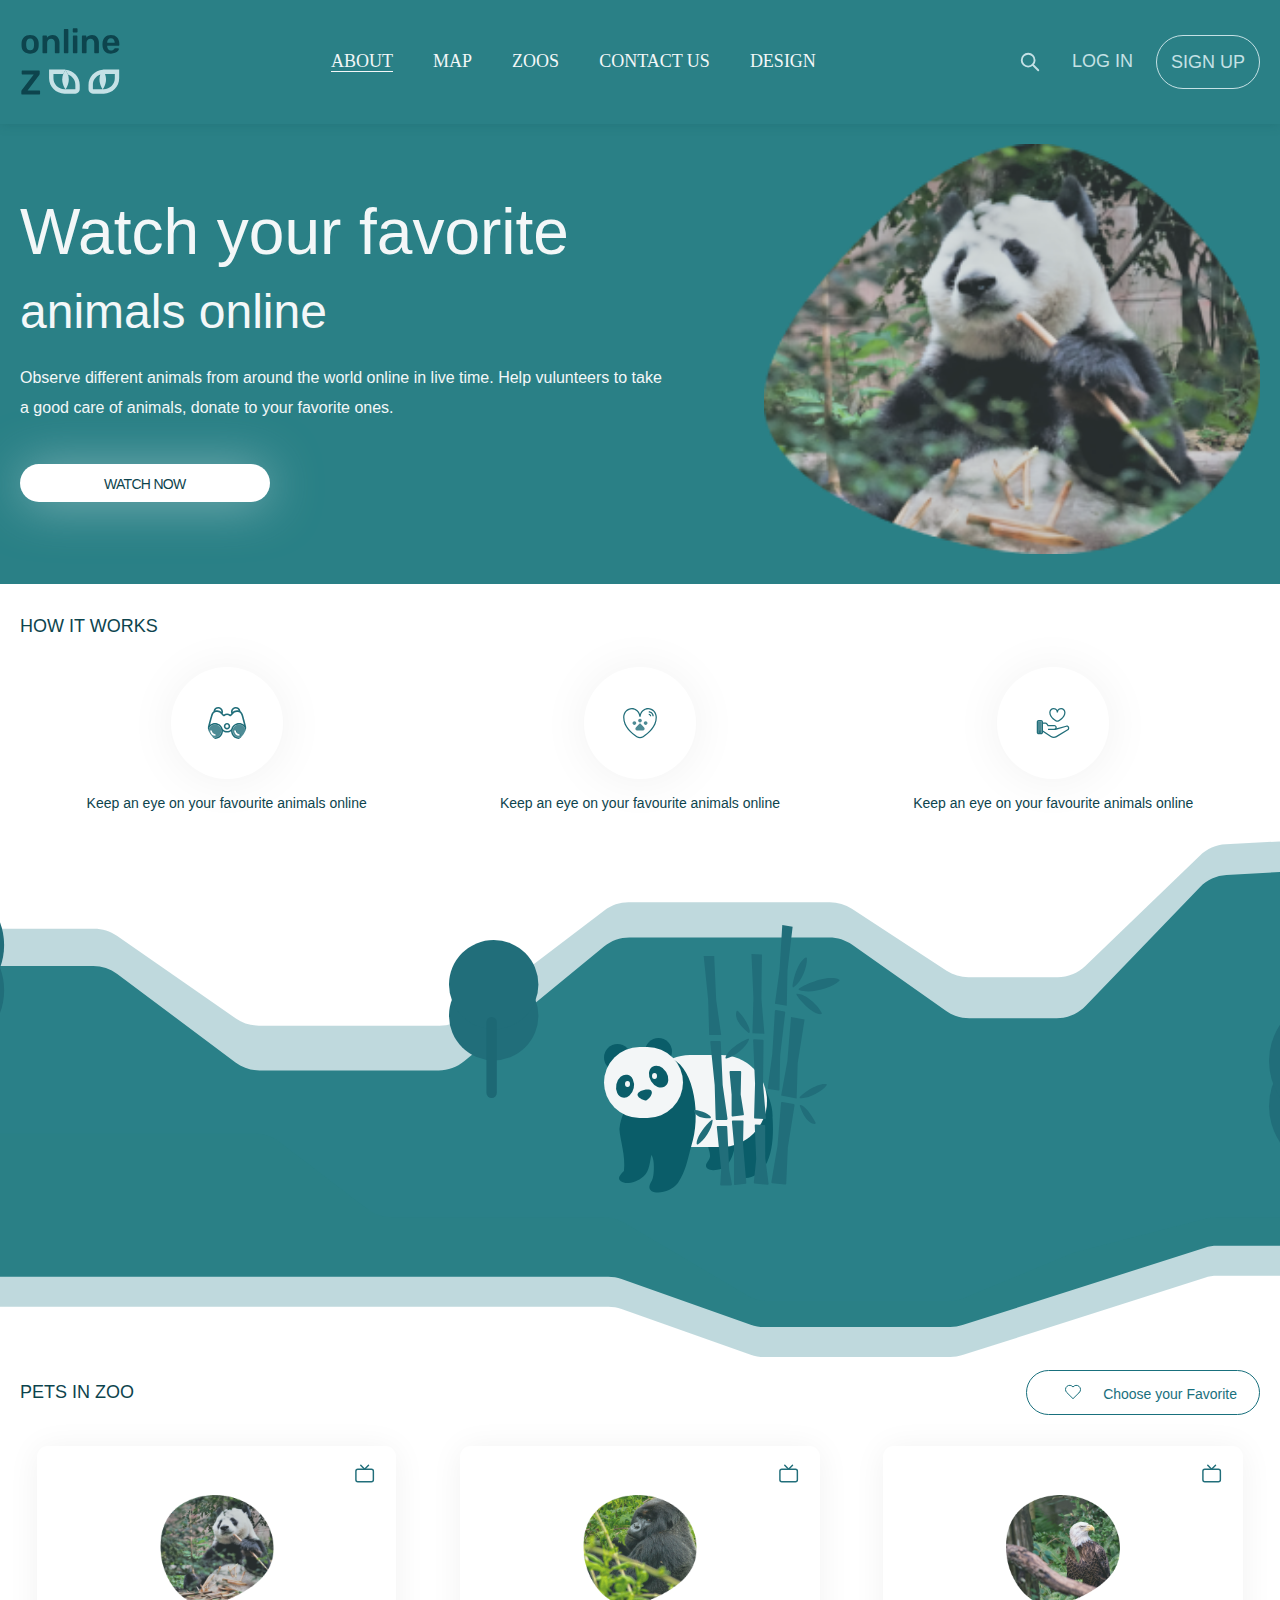
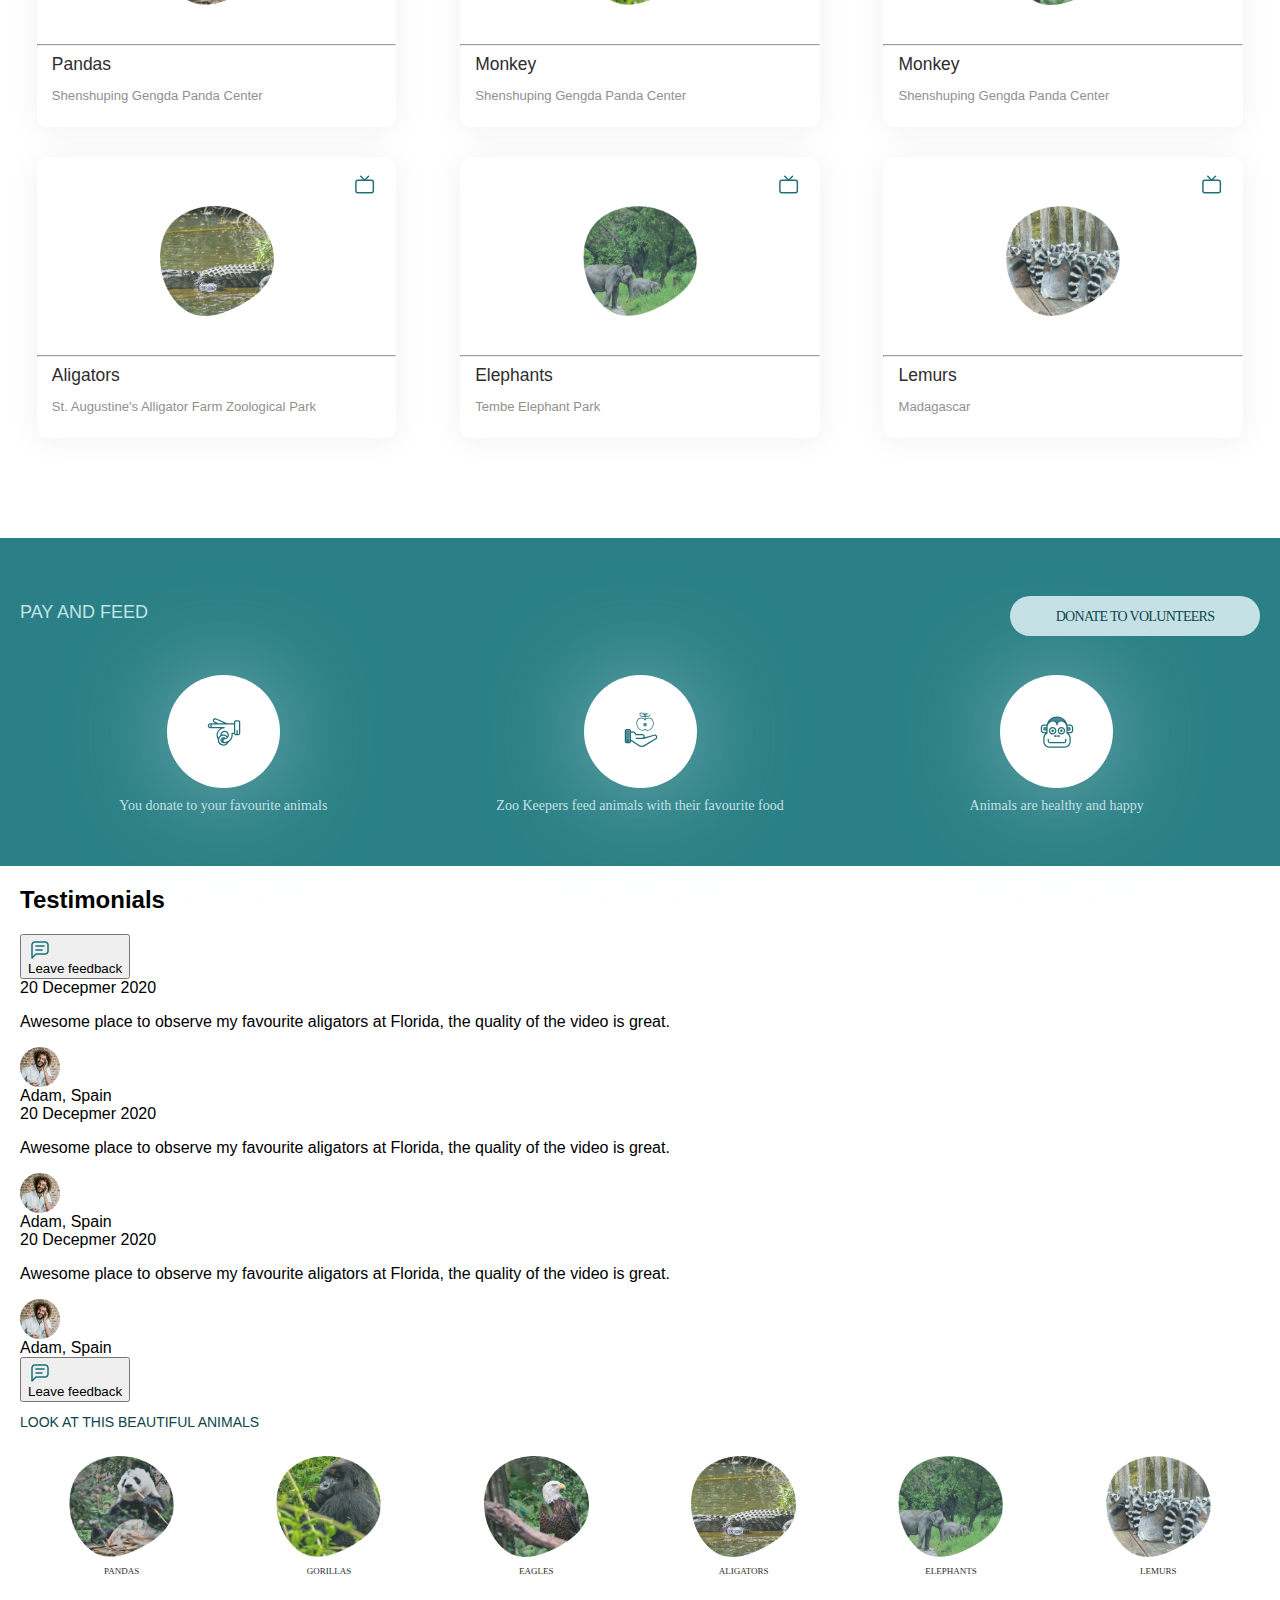
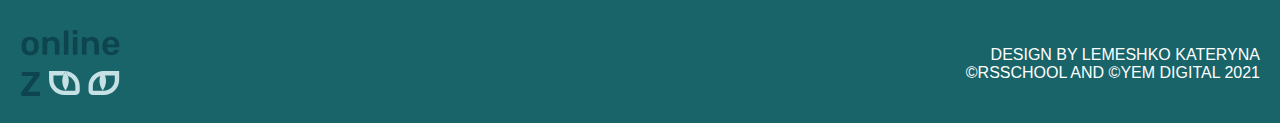
<file: index.html>
<!DOCTYPE html>
<html lang="en">
<head>
  <meta charset="UTF-8">
  <meta name="viewport" content="width=device-width, initial-scale=1.0">
  <title>ONLINEZOO</title>
  <link rel="stylesheet" href="/css/main.css">
</head>
<body>
  <header class="site-header js-header">
    <div class="container">
      <div class="site-header__inner">
        <a class="logo-link" href="./index.html">
          <img class="site-header__img" src="./images/icons/logopanda.svg" alt="This is site Panda's logo image">
        </a>
        
        <button class="site-header__btn hamburger-btn js-hamburg-btn"></button>
        
        <div class="site-header__menu-wrap open-menu">
          <nav class="site-header__nav navbar navigation">
            <ul class="navbar__list">
              <li class="navbar__item">
                <a class="navbar__link first-link" href="./index.html">
                  ABOUT
                </a>
              </li>
              
              <li class="navbar__item">
                <a class="navbar__link" href="./map.html">
                  MAP
                </a>
              </li>
              
              <li class="navbar__item">
                <a class="navbar__link" href="./zoos.html">
                  ZOOS
                </a>
              </li>
              
              <li class="navbar__item">
                <a class="navbar__link" href="#">
                  CONTACT US
                </a>
              </li>
              
              <li class="navbar__item">
                <a class="navbar__link" href="#">
                  DESIGN
                </a>
              </li>
              
              <li class="navbar__item">
                <a class="navbar__link" href="#">
                  MY ACCOUNT
                </a>
              </li>
            </ul>
          </nav>
        </div>

        <div class="site-header__sign-wrap">
          <a class="search-link" href="#"></a>
          <a class="account-link" href="#"></a>
          <a class="login-link" href="#">LOG IN</a>
          <a class="sign-link" href="#">SIGN UP</a>
        </div>
      </div>
    </div>
  </header>
  
  
  
  
  <main class="site-main">
    <section class="hero">
      <div class="container">
        <div class="hero__inner">
          <img class="hero__img" src="./images/panda.png"
          srcset="./images/panda.png 1x, ./images/panda@2x.png 2x"
          alt="panda image">
          
          <div class="hero__text-wrapper">
            <h1 class="hero__title">
              Watch your favorite 
              <span class="hero__span">animals online</span> 
            </h1>

            <p class="hero__text">
              Observe different animals from around the world online in live time. Help vulunteers to take a good care of animals, donate to your favorite ones.
            </p>

            <ul class="hero__list">
              <li class="hero__item">
                <a class="hero__link " href="#">
                  WATCH NOW
                </a>
              </li>

              <li class="hero__item">
                <a class="hero__link hero-link" href="#">
                  DONATE
                </a>
              </li>
            </ul>
          </div>
        </div>
      </div>
    </section>

    <section class="work">
      <div class="container">
        <div class="work__inner">
          <h2 class="work__title">
            HOW IT WORKS
          </h2>

          <ul class="work-list list-unstyled">
            <li class="work-item">
              <img class="work-img" src="./images/icons/binocularsicon.svg" alt="binoculars image">
              <p class="work-desc">
                Keep an eye on your favourite animals online
              </p>
            </li>

            <li class="work-item">
              <img class="work-img" src="./images/icons/dogpawicon.svg" alt="heart image">
              <p class="work-desc">
                Keep an eye on your favourite animals online
              </p>
            </li>

            <li class="work-item">
              <img class="work-img" src="./images/icons/trusticon.svg" alt="help hand image">
              <p class="work-desc">
                Keep an eye on your favourite animals online
              </p>
            </li>
          </ul>
        </div>
      </div>

      <div class="work-bg">
      </div>
    </section>

    <section class="zoo">
      <div class="container">
        <div class="zoo__inner">
          <div class="zoo__title-wrap">
            <h2 class="zoo__title">
              Pets in zoo 
            </h2>

            <a class="zoo-link-table" href="#">
              Choose your Favorite
            </a>
          </div>
          

          <ul class="zoo-list list-unstyled">
            <li class="zoo-item">
              <img class="zoo-img" src="./images/pandazoo.png"
              srcset="./images/pandazoo.png 1x, ./images/pandazoo@2x.png 2x"
              alt="pandazoo image">
              <hr>
              <div class="zoo-item-wrap">
                <strong class="zoo-strong">
                  Pandas
                </strong>

                <p class="zoo-desc">Shenshuping Gengda Panda Center
                </p>
              </div>
            </li>

            <li class="zoo-item">
              <img class="zoo-img" src="./images/monkey.png"
              srcset="./images/monkey.png 1x, ./images/monkey@2x.png 2x"
              alt="Monkey image">
              <hr>
              <div class="zoo-item-wrap">
                <strong class="zoo-strong">
                  Monkey
                </strong>

                <p class="zoo-desc">Shenshuping Gengda Panda Center
                </p>
              </div>
            </li>

            <li class="zoo-item table-zoo-item"> 
              <img class="zoo-img eagle-img" src="./images/eagle.png"
              srcset="./images/eagle.png 1x, ./images/eagle@2x.png 2x"
              alt="Eagle image">
              <hr>
              <div class="zoo-item-wrap">
                <strong class="zoo-strong">
                  Monkey
                </strong>

                <p class="zoo-desc">Shenshuping Gengda Panda Center
                </p>
              </div>
            </li>

            <li class="zoo-item table-zoo-item">
              <img class="zoo-img aligator-img" src="./images/aligator.png"
              srcset="./images/aligator.png 1x, ./images/aligator@2x.png 2x"
              alt="Aligator image">
              <hr>
              <div class="zoo-item-wrap">
                <strong class="zoo-strong">
                  Aligators
                </strong>

                <p class="zoo-desc">
                  St. Augustine's Alligator Farm Zoological Park
                </p>
              </div>
            </li>

            <li class="zoo-item desktop-zoo-item">
              <img class="zoo-img" src="./images/elephant.png"
              srcset="./images/elephant.png 1x, ./images/elephant@2x.png 2x"
              alt="Elephants image">
              <hr>
              <div class="zoo-item-wrap">
                <strong class="zoo-strong">
                  Elephants
                </strong>

                <p class="zoo-desc">
                  Tembe Elephant Park
                </p>
              </div>
            </li>

            <li class="zoo-item desktop-zoo-item">
              <img class="zoo-img" src="./images/lemurs.png"
              srcset="./images/lemurs.png 1x, ./images/lemurs@2x.png 2x"
              alt="Lemurs image">
              <hr>
              <div class="zoo-item-wrap">
                <strong class="zoo-strong">
                  Lemurs
                </strong>

                <p class="zoo-desc">
                  Madagascar
                </p>
              </div>
            </li> 
          </ul>

            <a class="zoo-link" href="#">
              Choose your Favorite
            </a>
        </div>
      </div>
    </section>

    <section class="pay">
      <div class="container">
        <div class="pay__inner">
          <div class="pay__title-wrap">
            <h2 class="pay__title">
              Pay and feed
            </h2>
            <a class="pay-linkk" href="#">
              Donate to volunteers
            </a>
          </div>

          <ul class="pay__list list-unstyled">
            <li class="pay__item">
              <img class="pay__img" src="./images/donation.svg" alt="donation image">
              
              <p class="pay__desc">
                You donate to your favourite animals 
              </p>
            </li>

            <li class="pay__item">
              <img class="pay__img" src="./images/zookey.svg" alt="zookey image">
              
              <p class="pay__desc">
                Zoo Keepers feed animals with their favourite food
              </p>
            </li>

            <li class="pay__item">
              <img class="pay__img" src="./images/monkeyicon.svg" alt="monkey icon image">
              
              <p class="pay__desc">
                Animals are healthy and happy
              </p>
            </li>
          </ul>

          <a class="pay__link" href="#">
            Donate to volunteers
          </a>
        </div>
      </div>
    </section>


<section class="testimonials">
  <div class="container">
    <div class="testimonials__inner">
      <div class="testimonial__inner-top">
        <h2 class="testimonials__title-top">
          Testimonials
        </h2>

        <button>
          <img src="./images/testimonials-icon-btn.png" alt="icon">
          Leave feedback
        </button>
      </div>

      <div class="testimonials__wrapper">
        <div class="testimonials__card">
          <div class="testimonnials__card-head">
            <data>20 Decepmer 2020</data>
            <p>
              Awesome place to observe my favourite aligators at Florida, the quality of the video is great.
            </p>
          </div>
          <div class="testimonnials__card-body">
            <img src="./images/testimonials-card-1.png" alt="image testiomonials">
            <span>Adam, Spain</span>
          </div>
        </div>

        <div class="testimonials__card">
          <div class="testimonnials__card-head">
            <data>20 Decepmer 2020</data>
            <p>
              Awesome place to observe my favourite aligators at Florida, the quality of the video is great.
            </p>
          </div>
          <div class="testimonnials__card-body">
            <img src="./images/testimonials-card-1.png" alt="image testiomonials">
            <span>Adam, Spain</span>
          </div>
        </div>

        <div class="testimonials__card">
          <div class="testimonnials__card-head">
            <data>20 Decepmer 2020</data>
            <p>
              Awesome place to observe my favourite aligators at Florida, the quality of the video is great.
            </p>
          </div>
          <div class="testimonnials__card-body">
            <img src="./images/testimonials-card-1.png" alt="image testiomonials">
            <span>Adam, Spain</span>
          </div>
        </div>

        <button class="card-bottom-btn">
          <img src="./images/testimonials-icon-btn.png" alt="icon">
          Leave feedback
        </button>


      </div>
    </div>
  </div>
  </div>
</section>

  
    <section class="animals">
      <div class="container">
        <div class="animals__inner">
          <h2 class="animals__title">
            Look at this beautiful animals
          </h2>

          <ul class="animals__list list-unstyled">
            <li class="animals__item">
              <img class="animals__img" src="./images/pandazoo.png"
              srcset="./images/pandazoo.png 1x, ./images/pandazoo@2x.png 2x"
              alt="Panda image">

              <h3 class="animals__list-title">
                PANDAS
              </h3>
            </li>

            <li class="animals__item">
              <img class="animals__img" src="./images/monkey.png"
              srcset="./images/monkey.png 1x, ./images/monkey@2x.png 2x"
              alt="Monkey image">

              <h3 class="animals__list-title">
                GORILLAS
              </h3>
            </li>

            <li class="animals__item">
              <img class="animals__img" src="./images/eagle.png"
              srcset="./images/eagle.png 1x, ./images/eagle@2x.png 2x"
              alt="Eagle image">

              <h3 class="animals__list-title">
                EAGLES
              </h3>
            </li>

            <li class="animals__item">
              <img class="animals__img" src="./images/aligator.png"
              srcset="./images/aligator.png 1x, ./images/aligator@2x.png 2x"
              alt="aligator image">

              <h3 class="animals__list-title">
                ALIGATORS
              </h3>
            </li>

            <li class="animals__item">
              <img class="animals__img" src="./images/elephant.png"
              srcset="./images/elephant.png 1x, ./images/elephant@2x.png 2x"
              alt="Elephant image">

              <h3 class="animals__list-title">
                ELEPHANTS
              </h3>
            </li>

            <li class="animals__item">
              <img class="animals__img" src="./images/lemurs.png"
              srcset="./images/lemurs.png 1x, ./images/lemurs@2x.png 2x"
              alt="Lemurs image">

              <h3 class="animals__list-title">
                LEMURS
              </h3>
            </li>
          </ul>
        </div>
      </div>
    </section>
  </main>
  

  
  <footer class="site-footer">
    <div class="container">
      <div class="site-footer__inner">
        <a href="./index.html">
          <img class="footer__logo-img" src="./images/icons/logopanda.svg" alt="footer logo image">
        </a>

        <div class="footer__text-wrapper">
          <p class="footer__desc">
            Design by Lemeshko Kateryna
          </p>
          <p class="footer__desc">
            ©RSSchool and ©Yem Digital 2021
          </p>
        </div>
      </div>
    </div>
  </footer>
  <script src="./js/main.js"></script>
</body>
</html>
</file>
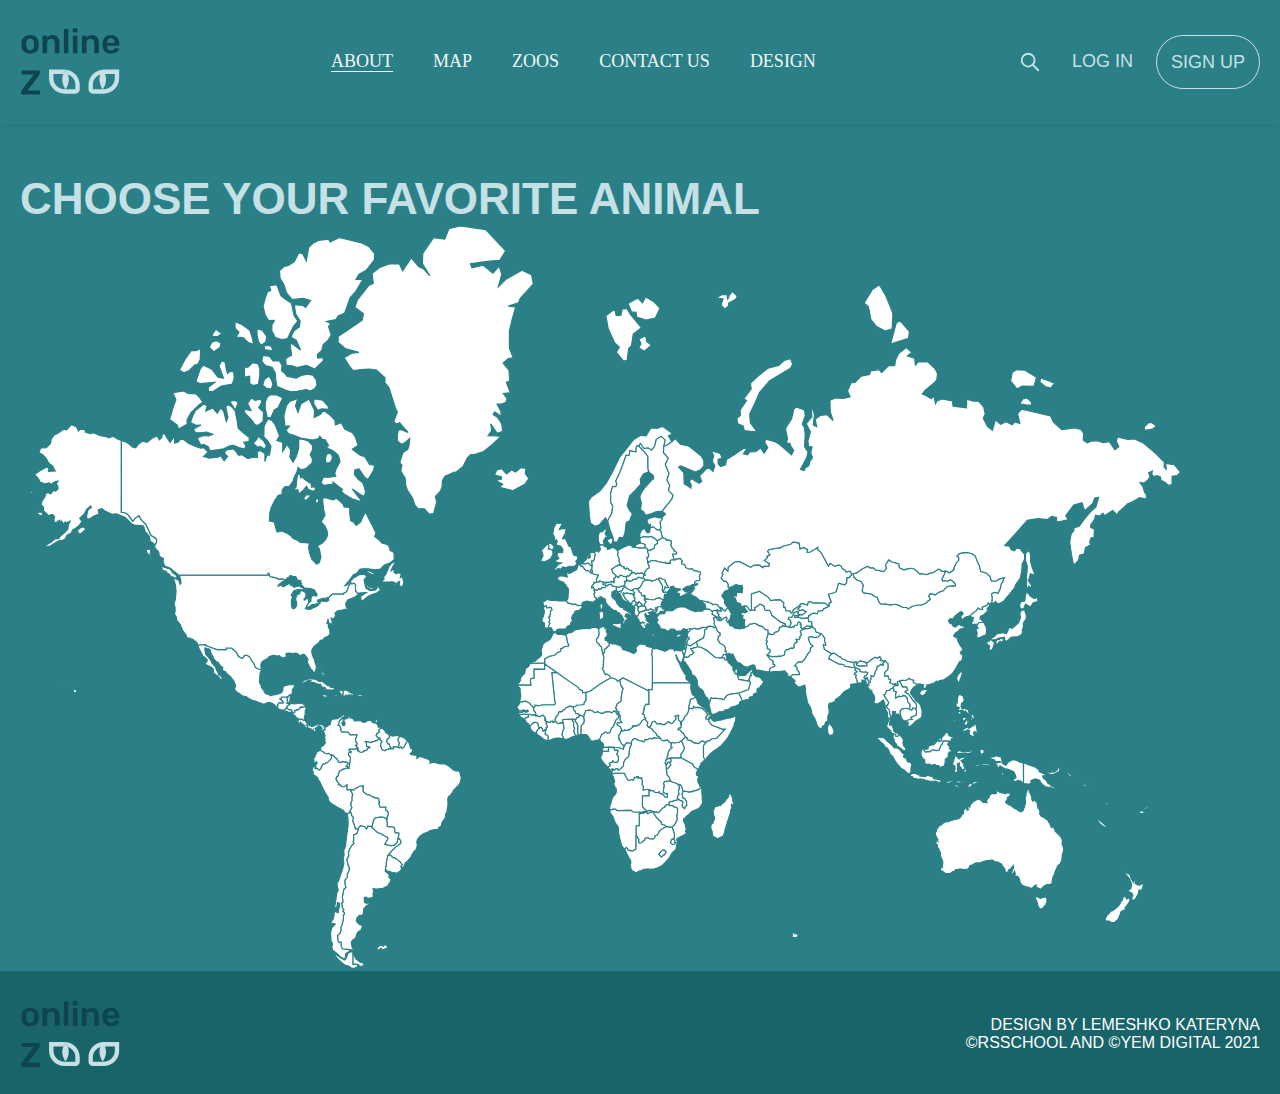
<file: map.html>
<!DOCTYPE html>
<html lang="en">
<head>
  <meta charset="UTF-8">
  <meta name="viewport" content="width=device-width, initial-scale=1.0">
  <title>ONLINEZOO</title>
  <link rel="stylesheet" href="./css/main.css">
</head>
<body>
  
  
  <header class="site-header js-header">
    <div class="container">
      <div class="site-header__inner">
        <a class="logo-link" href="./index.html">
          <img class="site-header__img" src="./images/icons/logopanda.svg" alt="This is site Panda's logo image">
        </a>
        
        <button class="site-header__btn hamburger-btn js-hamburg-btn"></button>
        
        <div class="site-header__menu-wrap open-menu">
          <nav class="site-header__nav navbar navigation">
            <ul class="navbar__list">
              <li class="navbar__item">
                <a class="navbar__link first-link" href="./index.html">
                  ABOUT
                </a>
              </li>
              
              <li class="navbar__item">
                <a class="navbar__link" href="./map.html">
                  MAP
                </a>
              </li>
              
              <li class="navbar__item">
                <a class="navbar__link" href="./zoos.html">
                  ZOOS
                </a>
              </li>
              
              <li class="navbar__item">
                <a class="navbar__link" href="#">
                  CONTACT US
                </a>
              </li>
              
              <li class="navbar__item">
                <a class="navbar__link" href="#">
                  DESIGN
                </a>
              </li>
              
              <li class="navbar__item">
                <a class="navbar__link" href="#">
                  MY ACCOUNT
                </a>
              </li>
            </ul>
          </nav>
        </div>

        <div class="site-header__sign-wrap">
          <a class="search-link" href="#"></a>
          <a class="account-link" href="#"></a>
          <a class="login-link" href="#">LOG IN</a>
          <a class="sign-link" href="#">SIGN UP</a>
        </div>
      </div>
    </div>
  </header>
  

  <main class="site-main">
    <section class="map-hero">
      <div class="container">
        <div class="map-inner">
          <h1 class="map-title">
            Choose your favorite Animal
          </h1>

          <img class="map-img" src="./images/mappicture.svg" width="100%" height="" alt="">
        </div>
      </div>
    </section>
  </main>

  
  <footer class="site-footer">
    <div class="container">
      <div class="site-footer__inner">
        <a href="./index.html">
          <img class="footer__logo-img" src="./images/icons/logopanda.svg" alt="footer logo image">
        </a>

        <div class="footer__text-wrapper">
          <p class="footer__desc">
            Design by Lemeshko Kateryna
          </p>
          <p class="footer__desc">
            ©RSSchool and ©Yem Digital 2021
          </p>
        </div>
      </div>
    </div>
  </footer>
  
  <script src="./js/main.js"></script>

</body>
</html>
</file>
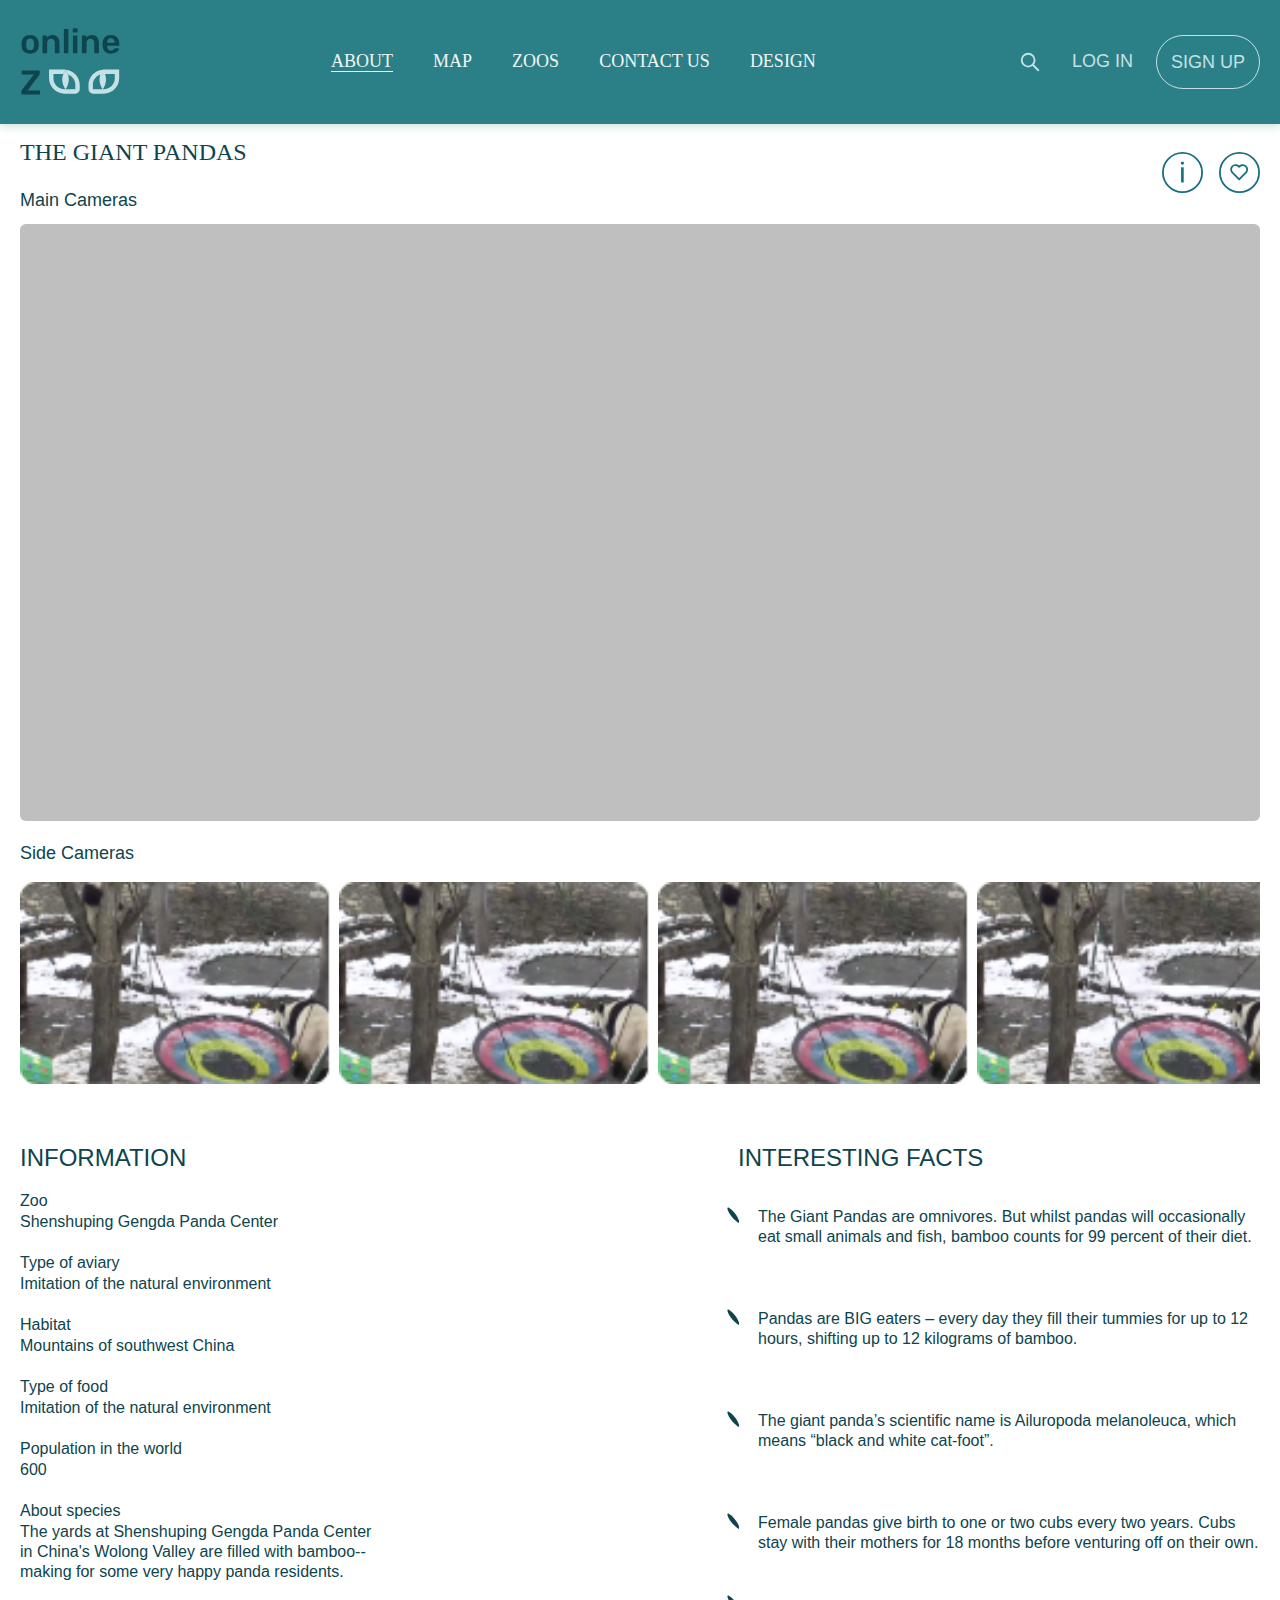
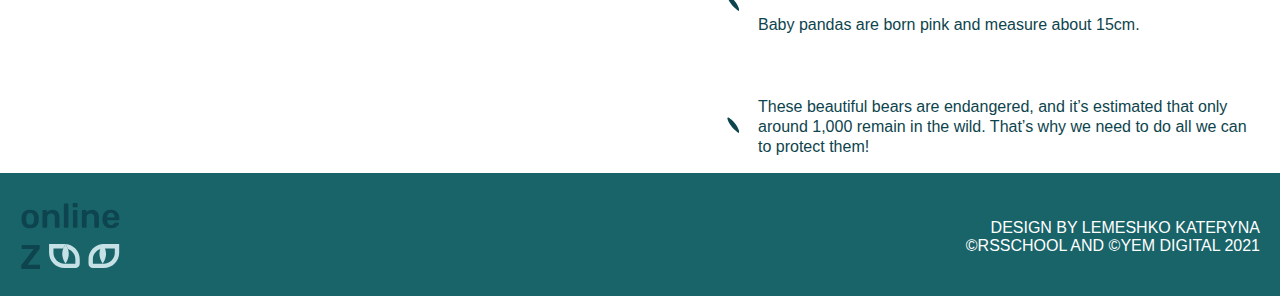
<file: zoos.html>
<!DOCTYPE html>
<html lang="en">
<head>
  <meta charset="UTF-8">
  <meta name="viewport" content="width=device-width, initial-scale=1.0">
  <title>ONLINEZOO</title>
  <link rel="stylesheet" href="./css/main.css">
</head>
<body>
  
  <header class="site-header js-header">
    <div class="container">
      <div class="site-header__inner">
        <a class="logo-link" href="./index.html">
          <img class="site-header__img" src="./images/icons/logopanda.svg" alt="This is site Panda's logo image">
        </a>
        
        <button class="site-header__btn hamburger-btn js-hamburg-btn"></button>
        
        <div class="site-header__menu-wrap open-menu">
          <nav class="site-header__nav navbar navigation">
            <ul class="navbar__list">
              <li class="navbar__item">
                <a class="navbar__link first-link" href="./about.html">
                  ABOUT
                </a>
              </li>
              
              <li class="navbar__item">
                <a class="navbar__link" href="./map.html">
                  MAP
                </a>
              </li>
              
              <li class="navbar__item">
                <a class="navbar__link" href="#">
                  ZOOS
                </a>
              </li>
              
              <li class="navbar__item">
                <a class="navbar__link" href="#">
                  CONTACT US
                </a>
              </li>
              
              <li class="navbar__item">
                <a class="navbar__link" href="#">
                  DESIGN
                </a>
              </li>
              
              <li class="navbar__item">
                <a class="navbar__link" href="#">
                  MY ACCOUNT
                </a>
              </li>
            </ul>
          </nav>
        </div>

        <div class="site-header__sign-wrap">
          <a class="search-link" href="#"></a>
          <a class="account-link" href="#"></a>
          <a class="login-link" href="#">LOG IN</a>
          <a class="sign-link" href="#">SIGN UP</a>
        </div>
      </div>
    </div>
  </header>
  

  <main class="site-main">
    <section class="zoos-hero">
      <div class="container">
        <div class="zoos__text-wrap">
          <div class="zoos__title-inner">
            <h2 class="zoos__title">
              The Giant Pandas
            </h2>
            <p class="zoos__desc">
              Main cameras
            </p>
          </div>

          <div class="zoos__btn-wrap">
            <button class="zoos__btn"></button>
            <button class="zoos__like-btn"></button>
          </div>
        </div>

        <iframe class="panda-video"  src="https://www.youtube.com/shorts/17azna8Dfs8?feature=share" title="Panda youtube video" frameborder="0" allow="accelerometer; autoplay; clipboard-write; encrypted-media; gyroscope; picture-in-picture; web-share" referrerpolicy="strict-origin-when-cross-origin" allowfullscreen></iframe>

        <div class="cameras__wrap">
          <h3 class="cameras__title">
            Side cameras  
          </h3>

          <ul class="cameras__list">
            <li class="cameras__item">
              <img class="cameras__img" src="./images/camerasimg.png"
              srcset="./images/camerasimg.png 1x, ./images/camerasimg@2x.png 2x"
              alt="">
            </li>

            <li class="cameras__item">
              <img class="cameras__img" src="./images/camerasimg.png"
              srcset="./images/camerasimg.png 1x, ./images/camerasimg@2x.png 2x"
              alt="">
            </li>

            <li class="cameras__item">
              <img class="cameras__img" src="./images/camerasimg.png"
              srcset="./images/camerasimg.png 1x, ./images/camerasimg@2x.png 2x"
              alt="">
            </li>

            <li class="cameras__item">
              <img class="cameras__img" src="./images/camerasimg.png"
              srcset="./images/camerasimg.png 1x, ./images/camerasimg@2x.png 2x"
              alt="">
            </li>

            
          </ul>
        </div>
      </div>
    </section>

    <section class="information">
      <div class="container">

        <div class="information-inner">
          <div class="information-wrap">
            <h2 class="information__title">
              Information
            </h2>
            <ul class="information__list">
              <li class="information__item">
                <h3 class="information__list-title">Zoo</h3>
                <p class="information__list-desc">Shenshuping Gengda Panda Center</p>
              </li>
              <li class="information__item">
                <h3 class="information__list-title">Type of aviary</h3>
                <p class="information__list-desc">Imitation of the natural environment</p>
              </li>
              <li class="information__item">
                <h3 class="information__list-title">Habitat</h3>
                <p class="information__list-desc">Mountains of southwest China</p>
              </li>
              <li class="information__item">
                <h3 class="information__list-title">Type of food</h3>
                <p class="information__list-desc">Imitation of the natural environment</p>
              </li>
              <li class="information__item">
                <h3 class="information__list-title">Population in the world</h3>
                <p class="information__list-desc">600</p>
              </li>
              <li class="information__item">
                <h3 class="information__list-title">About species</h3>
                <p class="information__list-desc">
                  The yards at Shenshuping Gengda Panda Center in China's Wolong Valley are filled with bamboo--making for some very happy panda residents.
                </p>
              </li>
            </ul>
          </div>
          <div class="interesting-wrap">
            <h2 class="interesting__title">
              Interesting Facts
            </h2>
            <ul class="interesting__list">
              <li class="interesting__item">
                <p class="interesting__desc">
                  The Giant Pandas are omnivores. But whilst pandas will occasionally eat small animals and fish, bamboo counts for 99 percent of their diet.
                </p>
              </li>
              <li class="interesting__item">
                <p class="interesting__desc">
                  Pandas are BIG eaters – every day they fill their tummies for up to 12 hours, shifting up to 12 kilograms of bamboo.
                </p>
              </li>
              <li class="interesting__item">
                <p class="interesting__desc">
                  The giant panda’s scientific name is Ailuropoda melanoleuca, which means “black and white cat-foot”.
                </p>
              </li>
              <li class="interesting__item">
                <p class="interesting__desc">
                  Female pandas give birth to one or two cubs every two years. Cubs stay with their mothers for 18 months before venturing off on their own.
                </p>
              </li>
              <li class="interesting__item">
                <p class="interesting__desc">
                  Baby pandas are born pink and measure about 15cm.
                </p>
              </li>
              <li class="interesting__item">
                <p class="interesting__desc">
                  These beautiful bears are endangered, and it’s estimated that only around 1,000 remain in the wild. That’s why we need to do all we can to protect them!
                </p>
              </li>
            </ul>
          </div>
        </div>
      </div>
    </section>
  </main>


  
   <footer class="site-footer">
    <div class="container">
      <div class="site-footer__inner">
        <a href="./index.html">
          <img class="footer__logo-img" src="./images/icons/logopanda.svg" alt="footer logo image">
        </a>

        <div class="footer__text-wrapper">
          <p class="footer__desc">
            Design by Lemeshko Kateryna
          </p>
          <p class="footer__desc">
            ©RSSchool and ©Yem Digital 2021
          </p>
        </div>
      </div>
    </div>
  </footer>

  <script src="./js/main.js"></script>

</body>
</html>
</file>
<file: css/main.css>
/* GENERAL STYLE BEGIN HERE */
*,
*::before,
*::after {
  box-sizing: border-box;
}

body {
  margin: 0;
  font-family: sans-serif;
}

img {
  display: block;
  height: auto;
}

/* GENERAL STYLE FINISH HERE */
/* CONTAINER STYLE */
.container {
  max-width: 1568px;
  width: 100%;
  margin-inline: auto;
  padding-inline: 20px;
}

.no-scroll {
  overflow-y: hidden;
}

/* site header styles begin  */
.list-unstyled {
  list-style-type: none;
  margin-block: 0;
  padding-left: 0;
}

.site-header {
  position: relative;
  z-index: 1;
  background-color: #2A8086;
  padding-block: 8px;
  box-shadow: 0px 1px 10px 0px rgba(18, 87, 91, 0.25);
}

.site-header__inner {
  display: flex;
  justify-content: space-between;
  align-items: center;
}

.site-header__btn {
  background-image: url("/images/icons/hamburgermenu.svg");
  width: 35px;
  height: 35px;
  display: inline-block;
  content: "";
  background-repeat: no-repeat;
  border: none;
  background-color: transparent;
  outline: none;
}

.show-menu .site-header__menu-wrap {
  display: block;
}

.site-header__menu-wrap {
  position: absolute;
  top: 100%;
  background-color: #2A8086;
  width: 100%;
  left: 0;
  height: 100vh;
  padding-top: 32px;
  margin-inline: auto;
  display: none;
}

.navbar__item {
  padding-block: 14px;
}

.navbar__list {
  display: flex;
  flex-direction: column;
  align-items: center;
  list-style-type: none;
  padding-left: 0;
  margin-block: 0;
}

.navbar__link {
  text-decoration-line: none;
  color: #F3F7F8;
  font-size: 18px;
  font-style: normal;
  font-weight: 700;
  line-height: normal;
  text-transform: uppercase;
}

.site-header__sign-wrap {
  display: none;
  align-items: center;
}

.login-link, .sign-link {
  display: none;
}

/* media query styles begin */
@media only screen and (min-width: 640px) {
  .site-header {
    padding-block: 20px;
  }
}
@media only screen and (min-width: 800px) {
  .site-header {
    position: relative;
    z-index: 1;
    background-color: #2A8086;
    padding-block: 20px;
  }
  .site-header__inner {
    display: flex;
    justify-content: space-between;
    align-items: center;
  }
  .site-header__img {
    width: 78px;
    height: 41px;
  }
  .site-header__btn {
    display: none;
  }
  .site-header__menu-wrap {
    position: static;
    top: auto;
    background-color: #2A8086;
    width: auto;
    left: 0;
    height: auto;
    padding-top: 0;
    margin-inline: 0;
    display: block;
  }
  .navbar__list {
    flex-direction: row;
    -moz-column-gap: 40px;
         column-gap: 40px;
  }
  .navbar__item:nth-child(6) {
    display: none;
  }
  .navbar__link {
    font-size: 12px;
  }
  .first-link {
    border-bottom: 1px solid #F3F7F8;
  }
  .site-header__sign-wrap {
    display: flex;
    align-items: center;
  }
  .search-link {
    background-image: url("/images/icons/searchicon.svg");
    width: 22px;
    height: 22px;
    display: inline-block;
    content: "";
    background-repeat: no-repeat;
    margin-right: 31px;
    background-size: contain;
  }
  .account-link {
    background-image: url("/images/icons/accounticon.svg");
    display: inline-block;
    content: "";
    background-repeat: no-repeat;
    width: 46px;
    height: 46px;
    background-size: contain;
  }
}
@media only screen and (min-width: 1250px) {
  .site-header__img {
    width: 108px;
    height: 83.613px;
  }
  .navbar__link {
    font-family: "Roboto Mono";
    font-size: 18px;
    font-style: normal;
    font-weight: 500;
    line-height: normal;
    text-transform: uppercase;
  }
  .sign-link {
    display: flex;
  }
  .login-link {
    display: flex;
  }
  .account-link {
    background-image: none;
    width: auto;
  }
  .login-link {
    text-decoration-line: none;
    color: var(--white, #C5E1E5);
    font-size: 18px;
    font-style: normal;
    font-weight: 400;
    line-height: normal;
    text-transform: uppercase;
    margin-right: 23px;
  }
  .sign-link {
    text-decoration-line: none;
    color: var(--white, #C5E1E5);
    font-size: 18px;
    font-style: normal;
    font-weight: 400;
    line-height: normal;
    text-transform: uppercase;
    border-radius: 100px;
    border: 1px solid var(--white, #C5E1E5);
    padding: 16px 14px 15px 14px;
  }
}
/* media query styles finish */
/* site header styles finish */
.hero {
  background-color: #2A8086;
  padding-top: 20px;
  padding-bottom: 30px;
}

.hero__inner {
  display: flex;
  align-items: center;
  justify-content: space-between;
  flex-direction: column;
}

.hero__img {
  width: 100%;
}

.hero__title {
  color: #F3F7F8;
  font-size: 25px;
  font-style: normal;
  font-weight: 300;
  line-height: normal;
  margin-block: 16px 18px;
}

.hero__span {
  color: #F3F7F8;
  font-size: 22px;
  font-style: normal;
  font-weight: 500;
  line-height: normal;
}

.hero__text {
  margin: 0;
  color: #F3F7F8;
  font-size: 14px;
  font-style: normal;
  font-weight: 400;
  line-height: 20px;
  margin-bottom: 20px;
}

.hero__list {
  list-style-type: none;
  margin-block: 0;
  padding-left: 0;
  display: flex;
  align-items: center;
  justify-content: space-between;
}

.hero__link {
  text-decoration-line: none;
  border-radius: 100px;
  background-color: #fff;
  box-shadow: 0px 2px 50px 0px rgba(185, 213, 217, 0.6);
  color: #0D444D;
  font-size: 14px;
  font-style: normal;
  font-weight: 400;
  line-height: normal;
  letter-spacing: -0.7px;
  text-transform: uppercase;
  padding: 12px 25px 10px 25px;
}

@media only screen and (min-width: 300px) {
  .hero__link {
    padding-inline: 30px;
  }
}
@media only screen and (min-width: 320px) {
  .hero__link {
    padding-inline: 35px;
  }
}
@media only screen and (min-width: 340px) {
  .hero__link {
    padding-inline: 40px;
  }
}
@media only screen and (min-width: 360px) {
  .hero__link {
    padding-inline: 45px;
  }
}
@media only screen and (min-width: 380px) {
  .hero__link {
    padding-inline: 50px;
  }
}
@media only screen and (min-width: 440px) {
  .hero__link {
    padding-inline: 55px;
  }
}
@media only screen and (min-width: 460px) {
  .hero__link {
    padding-inline: 60px;
  }
}
@media only screen and (min-width: 480px) {
  .hero__link {
    padding-inline: 65px;
  }
}
@media only screen and (min-width: 500px) {
  .hero__link {
    padding-inline: 70px;
  }
}
@media only screen and (min-width: 520px) {
  .hero__link {
    padding-inline: 75px;
  }
}
@media only screen and (min-width: 540px) {
  .hero__link {
    padding-inline: 80px;
  }
}
@media only screen and (min-width: 560px) {
  .hero__link {
    padding-inline: 85px;
  }
}
@media only screen and (min-width: 550px) {
  .hero__inner {
    display: flex;
    flex-direction: row-reverse;
    justify-content: space-between;
  }
  .hero__img {
    width: 40%;
  }
  .hero__text-wrapper {
    width: 52%;
  }
  .hero__title {
    color: var(--hero-text, #F3F7F8);
    font-size: 30px;
    font-style: normal;
    font-weight: 300;
    line-height: normal;
    margin: 0;
  }
  .hero__span {
    color: var(--hero-text, #F3F7F8);
    font-size: 30px;
    font-style: normal;
    font-weight: 300;
    line-height: normal;
    margin: 0;
  }
  .hero__link {
    padding-inline: 30px;
    text-align: center;
  }
  .hero__text {
    color: var(--hero-text, #F3F7F8);
    font-size: 14px;
    font-style: normal;
    font-weight: 400;
    line-height: 20px; /* 142.857% */
    margin-block: 20px 31px;
  }
}
@media only screen and (min-width: 580px) {
  .hero__link {
    padding-inline: 35px;
  }
}
@media only screen and (min-width: 660px) {
  .hero__link {
    padding-inline: 45px;
  }
}
@media only screen and (min-width: 700px) {
  .hero__link {
    padding-inline: 50px;
  }
}
@media only screen and (min-width: 730px) {
  .hero__link {
    padding-inline: 53px;
  }
}
@media only screen and (min-width: 755px) {
  .hero__link {
    padding-inline: 57px;
  }
}
@media only screen and (min-width: 790px) {
  .hero__link {
    padding-inline: 60px;
  }
}
@media only screen and (min-width: 810px) {
  .hero__link {
    padding-inline: 63px;
  }
}
@media only screen and (min-width: 830px) {
  .hero__link {
    padding-inline: 68px;
  }
}
@media only screen and (min-width: 860px) {
  .hero__link {
    padding-inline: 71px;
  }
}
@media only screen and (min-width: 880px) {
  .hero__link {
    padding-inline: 73px;
  }
}
@media only screen and (min-width: 910px) {
  .hero__title {
    font-size: 64px;
    font-style: normal;
    font-weight: 300;
    line-height: normal;
  }
  .hero__span {
    color: var(--hero-text, #F3F7F8);
    font-size: 48px;
    font-style: normal;
    font-weight: 500;
    line-height: normal;
  }
  .hero__text {
    font-size: 16px;
    font-style: normal;
    font-weight: 400;
    line-height: 30px; /* 187.5% */
  }
  .hero__link {
    display: inline-flex;
    margin-top: 10px;
    padding-inline: 84px;
    border-radius: 100px;
    background: #FFF;
    box-shadow: 0px 2px 50px 0px rgba(185, 213, 217, 0.6);
  }
  .hero-link {
    display: none;
  }
}
.work {
  padding-bottom: 30px;
  background-image: url("../images/sitebgimg.svg");
  width: 100%;
  height: 100%;
  display: inline-block;
  background-repeat: no-repeat;
  content: "";
  background-position: center calc(50% + 350px);
}

.work__inner {
  padding-top: 32px;
}

.work__title {
  color: var(--black, #0D444D);
  font-size: 18px;
  font-style: normal;
  font-weight: 400;
  line-height: normal;
  text-transform: uppercase;
  margin: 0;
  margin-bottom: 30px;
}

.work-list {
  display: flex;
  flex-direction: column;
  row-gap: 24px;
  padding-bottom: 350px;
}

.work-item {
  width: 60%;
  margin-inline: auto;
}

.work-img {
  padding: 36px;
  border-radius: 50%;
  background-position: center;
  box-shadow: 0px 2px 50px rgba(0, 0, 0, 0.06);
  display: block;
  margin-inline: auto;
}

.work-desc {
  color: var(--black, #0D444D);
  text-align: center;
  font-size: 14px;
  font-style: normal;
  font-weight: 400;
  line-height: 20px; /* 142.857% */
}

@media only screen and (min-width: 550px) {
  .work {
    padding-bottom: 30px;
    background-image: url("../images/sitebgimg.svg");
    width: 100%;
    height: 100%;
    display: inline-block;
    background-repeat: no-repeat;
    content: "";
    background-position: center calc(50% + 100px);
  }
  .work-list {
    flex-direction: row;
  }
  .work-item {
    width: 25%;
  }
}
@media only screen and (min-width: 1100px) {
  .work {
    padding-bottom: 30px;
    background-image: url("../images/desktopbgimg.svg");
    width: 100%;
    height: 100%;
    display: inline-block;
    background-repeat: no-repeat;
    content: "";
    background-position: center calc(50% + 120px);
  }
  .work-list {
    padding-bottom: 510px;
  }
}
.zoo-list {
  display: flex;
  flex-direction: column;
  row-gap: 20px;
  align-items: center;
}

.zoo__title-wrap {
  display: flex;
  align-items: center;
  justify-content: space-between;
  margin-bottom: 28px;
}

.zoo-link-table {
  display: none;
  margin-top: 0;
}

.zoo-link {
  text-decoration-line: none;
  color: #19707D;
  font-size: 14px;
  font-weight: 400;
  line-height: normal;
  letter-spacing: 0;
  border-radius: 100px;
  border: 1px solid #19707D;
  margin-top: 52px;
  margin-inline: auto;
  padding-block: 8px 12px;
  padding-inline: 38px 22px;
  text-align: center;
  display: block;
  width: 240px;
}

.zoo-link::before {
  background-image: url("../images/icons/hearticon.svg");
  width: 20px;
  height: 20px;
  display: inline-block;
  content: "";
  background-repeat: no-repeat;
  background-position: -2px 3px;
  margin-right: 14px;
  background-size: contain;
}

.zoo__title {
  color: var(--black, #0D444D);
  font-size: 18px;
  font-style: normal;
  font-weight: 400;
  line-height: normal;
  text-transform: uppercase;
}

.zoo-item {
  border-radius: 10.909px;
  box-shadow: 0px 2.182px 32.727px 0px rgba(0, 0, 0, 0.06);
  margin-inline: auto;
  position: relative;
}

.table-zoo-item {
  display: none;
}

.zoo-item::after {
  background-image: url("../images/icons/frame.svg");
  width: 24px;
  height: 24px;
  background-repeat: no-repeat;
  content: "";
  display: inline-block;
  background-size: cover;
  background-position: 0 0;
  position: absolute;
  top: 16px;
  right: 19px;
}

.desktop-zoo-item {
  display: none;
}

.zoo-img {
  padding-top: 49px;
  padding-inline: 43px;
  padding-bottom: 31px;
}

.zoo-item-wrap {
  margin-inline: 15px;
  padding-bottom: 11px;
}

.zoo-strong {
  color: #2D2D2D;
  font-size: 17.455px;
  font-style: normal;
  font-weight: 500;
  line-height: normal;
}

.zoo-desc {
  color: #909090;
  font-size: 13.091px;
  font-style: normal;
  font-weight: 400;
  line-height: normal;
}

@media only screen and (min-width: 550px) {
  .zoo-link-table {
    text-decoration-line: none;
    color: #19707D;
    font-size: 14px;
    font-weight: 400;
    line-height: normal;
    letter-spacing: 0;
    border-radius: 100px;
    border: 1px solid #19707D;
    display: inline-block;
    padding-block: 8px 12px;
    padding-inline: 38px 22px;
  }
  .zoo-link {
    display: none;
  }
  .zoo-link-table::before {
    background-image: url("../images/icons/hearticon.svg");
    width: 20px;
    height: 20px;
    display: inline-block;
    content: "";
    background-repeat: no-repeat;
    background-position: -2px 3px;
    margin-right: 14px;
    background-size: contain;
  }
}
@media only screen and (min-width: 552px) {
  .zoo-list {
    flex-direction: row;
    flex-wrap: wrap;
    gap: 30px;
  }
  .table-zoo-item {
    display: block;
  }
  .desktop-zoo-item {
    display: none;
  }
  .zoo-item {
    width: 241px;
  }
}
@media only screen and (min-width: 823px) {
  .zoo-list {
    flex-direction: row;
    flex-wrap: wrap;
    gap: 30px;
    align-items: center;
  }
  .table-zoo-item {
    display: block;
  }
  .desktop-zoo-item {
    display: block;
  }
  .zoo-item {
    width: 241px;
  }
}
@media only screen and (min-width: 900px) {
  .zoo-item {
    width: 29%;
  }
  .zoo-img {
    margin-inline: auto;
    width: 200px;
  }
}
@media only screen and (min-width: 1600px) {
  .zoo-item {
    width: 480px;
  }
  .zoo-img {
    width: 230px;
  }
}
.pay {
  background-color: #2A8086;
  margin-top: 100px;
  padding-top: 49px;
  padding-bottom: 50px;
  background-image: url("../../images/paybgimg.svg");
  width: 100%;
  height: 100%;
  display: inline-block;
  background-repeat: no-repeat;
  content: "";
}

.pay__title {
  color: var(--white, #C5E1E5);
  font-size: 18px;
  font-style: normal;
  font-weight: 400;
  line-height: normal;
  text-transform: uppercase;
  margin-bottom: 22px;
}

.pay__list {
  display: flex;
  flex-direction: column;
  row-gap: 74px;
  position: relative;
}

.pay__item {
  width: 58%;
  margin-inline: auto;
}

.pay__img {
  padding: 37px 36px 36px 37px;
  filter: drop-shadow(0px 2px 50px rgba(185, 213, 217, 0.6));
  border-radius: 50%;
  background-color: #fff;
  margin-inline: auto;
}

.pay__desc {
  color: #C5E1E5;
  text-align: center;
  font-family: Roboto;
  font-size: 14px;
  font-style: normal;
  font-weight: 400;
  line-height: 20px; /* 142.857% */
  margin-block: 8px 0;
}

.pay__link {
  text-decoration-line: none;
  border-radius: 100px;
  background-color: #C5E1E5;
  color: #0D444D;
  font-family: "Roboto Mono";
  font-size: 14px;
  font-style: normal;
  font-weight: 500;
  line-height: normal;
  letter-spacing: -0.7px;
  text-transform: uppercase;
  width: 250px;
  height: 40px;
  padding: 11px 22px 11px 22px;
  justify-content: center;
  flex-shrink: 0;
  margin-top: 49px;
  text-align: center;
  display: block;
  width: 240px;
  margin-inline: auto;
}

.pay-linkk {
  text-decoration-line: none;
  border-radius: 100px;
  background-color: #C5E1E5;
  color: #0D444D;
  font-family: "Roboto Mono";
  font-size: 14px;
  font-style: normal;
  font-weight: 500;
  line-height: normal;
  letter-spacing: -0.7px;
  text-transform: uppercase;
  display: inline-flex;
  width: 250px;
  height: 40px;
  padding: 13px 22px 11px 22px;
  justify-content: center;
  align-items: center;
  flex-shrink: 0;
  margin-top: 49px;
  text-align: center;
  display: none;
}

@media only screen and (min-width: 550px) {
  .pay__list {
    flex-direction: row;
    -moz-column-gap: 10px;
         column-gap: 10px;
  }
  .pay__title-wrap {
    display: flex;
    align-items: center;
    justify-content: space-between;
    margin-bottom: 30px;
  }
  .pay-linkk {
    margin: 0;
    display: block;
  }
  .pay__link {
    display: none;
  }
}
.animals__title {
  color: #0D444D;
  font-size: 14px;
  font-style: normal;
  font-weight: 500;
  line-height: normal;
  text-transform: uppercase;
}

.animals__list {
  display: flex;
  flex-wrap: wrap;
  gap: 4px;
  justify-content: space-between;
}

.animals__item {
  width: 32%;
  padding: 15px;
}

.animals__img {
  width: 100%;
  margin-inline: auto;
}

.animals__list-title {
  color: #2D2D2D;
  text-align: center;
  font-family: "Roboto Mono";
  font-size: 9px;
  font-style: normal;
  font-weight: 500;
  line-height: normal;
  text-transform: uppercase;
  text-align: center;
}

@media only screen and (min-width: 550px) {
  .animals__list {
    flex-wrap: nowrap;
    overflow-x: auto;
  }
  .animals__img {
    width: 105px;
  }
}
.site-footer {
  background-color: #196469;
}

.site-footer__inner {
  display: flex;
  align-items: center;
  justify-content: space-between;
  padding-block: 22px 18px;
}

.footer__desc {
  margin: 0;
  color: #fff;
  text-align: right;
  font-size: 10px;
  font-style: normal;
  font-weight: 400;
  line-height: normal;
  text-transform: uppercase;
}

@media only screen and (min-width: 800px) {
  .footer__logo-img {
    width: 78px;
    height: 41px;
  }
}
@media only screen and (min-width: 1250px) {
  .footer__logo-img {
    width: 108px;
    height: 83px;
  }
  .footer__desc {
    font-size: 16px;
  }
}
.map-hero {
  background-color: #2A8086;
  padding-top: 30px;
}

.map-title {
  display: none;
}

@media only screen and (min-width: 640px) {
  .map-title {
    margin: 0;
    color: #C5E1E5;
    font-size: 24px;
    font-style: normal;
    font-weight: 400;
    line-height: normal;
    text-transform: uppercase;
    display: block;
  }
  .map-hero {
    padding-top: 40px;
  }
}
@media only screen and (min-width: 740px) {
  .map-title {
    font-weight: 700;
    font-size: 34px;
  }
  .map-hero {
    padding-top: 50px;
  }
}
@media only screen and (min-width: 840px) {
  .map-title {
    font-weight: 700;
    font-size: 44px;
  }
}
.zoos__text-wrap {
  display: flex;
  justify-content: space-between;
  padding-top: 15px;
  padding-bottom: 13px;
}

.zoos__title {
  color: #0D444D;
  font-family: Roboto;
  font-size: 18px;
  font-style: normal;
  font-weight: 400;
  line-height: normal;
  text-transform: uppercase;
  margin: 0 0 6px 0;
}

.zoos__desc {
  margin: 0;
  color: #0D444D;
  font-size: 14px;
  font-style: normal;
  font-weight: 400;
  line-height: normal;
  text-transform: capitalize;
}

.zoos__btn {
  background-image: url("../images/ibtn.svg");
  width: 24px;
  height: 24px;
  background-repeat: no-repeat;
  content: "";
  border: none;
  background-color: transparent;
  background-size: contain;
}

.zoos__like-btn {
  background-image: url("../images/likebtnimg.svg");
  width: 24px;
  height: 24px;
  background-repeat: no-repeat;
  content: "";
  border: none;
  background-color: transparent;
  background-size: contain;
}

.cameras__img {
  width: 100%;
}

.panda-video {
  width: 100%;
  height: 177px;
  border-radius: 5.753px;
  background-color: rgba(0, 0, 0, 0.2509803922);
}

.cameras__list {
  list-style-type: none;
  margin-block: 0;
  padding-left: 0;
  display: flex;
  overflow-x: auto;
  -moz-column-gap: 8px;
       column-gap: 8px;
  margin-bottom: 30px;
}

.cameras__title {
  color: #0D444D;
  font-size: 14px;
  font-style: normal;
  font-weight: 400;
  line-height: normal;
  text-transform: capitalize;
}

.information__title {
  color: #0D444D;
  font-size: 18px;
  font-weight: 400;
  line-height: normal;
  text-transform: uppercase;
  margin-block: 0 20px;
}

.information__list {
  list-style-type: none;
  margin-block: 0;
  padding-left: 0;
  display: flex;
  flex-direction: column;
  row-gap: 22px;
}

.information__list-title {
  color: #0D444D;
  font-size: 14px;
  font-style: normal;
  font-weight: 400;
  line-height: normal;
  margin-top: 0;
  margin-bottom: 2px;
}

.information__list-desc {
  color: #0D444D;
  font-size: 12px;
  font-style: normal;
  font-weight: 400;
  line-height: 20px; /* 166.667% */
  margin: 0;
}

.interesting-wrap {
  margin-top: 30px;
}

.interesting__title {
  color: #0D444D;
  font-size: 18px;
  font-style: normal;
  font-weight: 400;
  line-height: normal;
  text-transform: uppercase;
  margin-block: 0 19px;
}

.interesting__list {
  display: flex;
  flex-direction: column;
  row-gap: 30px;
  list-style-type: none;
  margin-block: 0;
  padding-left: 0;
}

.interesting__item {
  position: relative;
  padding-left: 20px;
}

.interesting__item::before {
  background-image: url("../../images/icons/afterimg.svg");
  width: 12px;
  height: 16px;
  background-repeat: no-repeat;
  content: "";
  display: inline-block;
  position: absolute;
  left: -6px;
  bottom: 55px;
}

.interesting__desc {
  color: #0D444D;
  font-size: 12px;
  font-style: normal;
  font-weight: 400;
  line-height: 20px; /* 166.667% */
}

@media only screen and (min-width: 640px) {
  .zoos__btn {
    width: 34px;
    height: 34px;
    margin-right: 10px;
  }
  .zoos__like-btn {
    width: 34px;
    height: 34px;
  }
  .panda-video {
    height: 314px;
  }
  .cameras__img {
    width: 234px;
  }
}
@media only screen and (min-width: 800px) {
  .information-inner {
    display: flex;
    align-items: first baseline;
    justify-content: space-between;
  }
}
@media only screen and (min-width: 1200px) {
  .zoos__text-wrap {
    align-items: center;
  }
  .zoos__title {
    font-size: 24px;
    margin-bottom: 24px;
  }
  .zoos__desc {
    font-size: 18px;
  }
  .zoos__btn {
    width: 42px;
    height: 42px;
    margin-right: 10px;
  }
  .zoos__like-btn {
    width: 42px;
    height: 42px;
  }
  .panda-video {
    height: 597px;
  }
  .cameras__img {
    width: 311px;
  }
  .cameras__title {
    color: #0D444D;
    font-size: 18px;
    font-style: normal;
    font-weight: 400;
    line-height: normal;
    text-transform: capitalize;
  }
  .information__title {
    font-size: 24px;
  }
  .information__list-title {
    font-size: 16px;
  }
  .information__list-desc {
    font-size: 16px;
  }
  .information-wrap {
    width: 362px;
  }
  .information-inner {
    display: flex;
    align-items: first baseline;
    justify-content: space-between;
  }
  .interesting-wrap {
    width: 522px;
  }
  .interesting__title {
    font-size: 24px;
  }
  .interesting__desc {
    font-size: 16px;
  }
  .interesting__item::before {
    left: -11px;
    bottom: 40px;
  }
}/*# sourceMappingURL=main.css.map */
</file>
